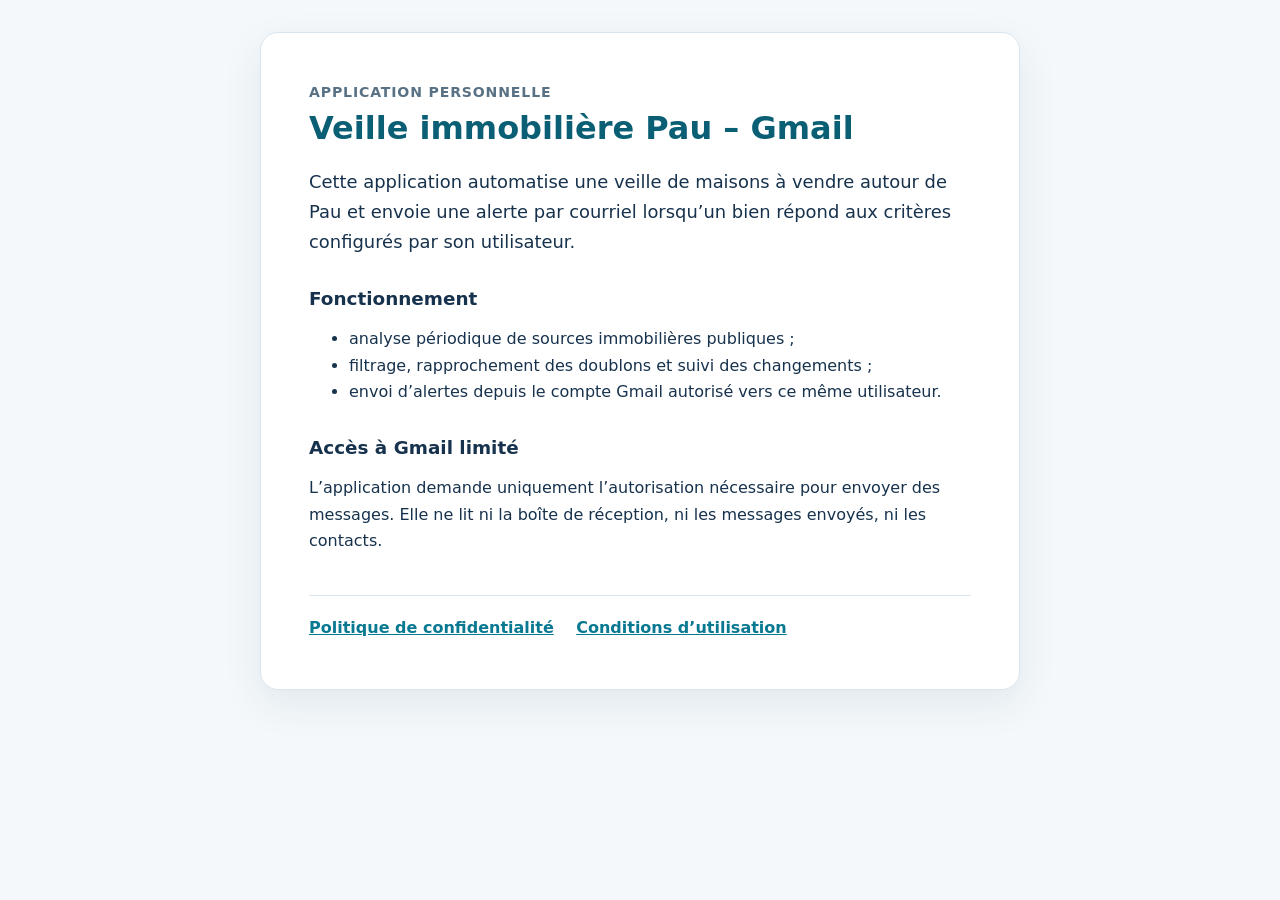
<file: index.html>
<!doctype html>
<html lang="fr">
<head>
  <meta charset="utf-8">
  <meta name="viewport" content="width=device-width, initial-scale=1">
  <meta name="description" content="Présentation de Veille immobilière Pau – Gmail, une application personnelle d’alertes immobilières.">
  <title>Veille immobilière Pau – Gmail</title>
  <link rel="stylesheet" href="style.css">
</head>
<body>
  <main>
    <p class="eyebrow">Application personnelle</p>
    <h1>Veille immobilière Pau – Gmail</h1>
    <p class="lead">
      Cette application automatise une veille de maisons à vendre autour de Pau et envoie
      une alerte par courriel lorsqu’un bien répond aux critères configurés par son utilisateur.
    </p>

    <section>
      <h2>Fonctionnement</h2>
      <ul>
        <li>analyse périodique de sources immobilières publiques&nbsp;;</li>
        <li>filtrage, rapprochement des doublons et suivi des changements&nbsp;;</li>
        <li>envoi d’alertes depuis le compte Gmail autorisé vers ce même utilisateur.</li>
      </ul>
    </section>

    <section>
      <h2>Accès à Gmail limité</h2>
      <p>
        L’application demande uniquement l’autorisation nécessaire pour envoyer des messages.
        Elle ne lit ni la boîte de réception, ni les messages envoyés, ni les contacts.
      </p>
    </section>

    <nav aria-label="Informations légales">
      <a href="confidentialite.html">Politique de confidentialité</a>
      <a href="conditions.html">Conditions d’utilisation</a>
    </nav>
  </main>
</body>
</html>
</file>
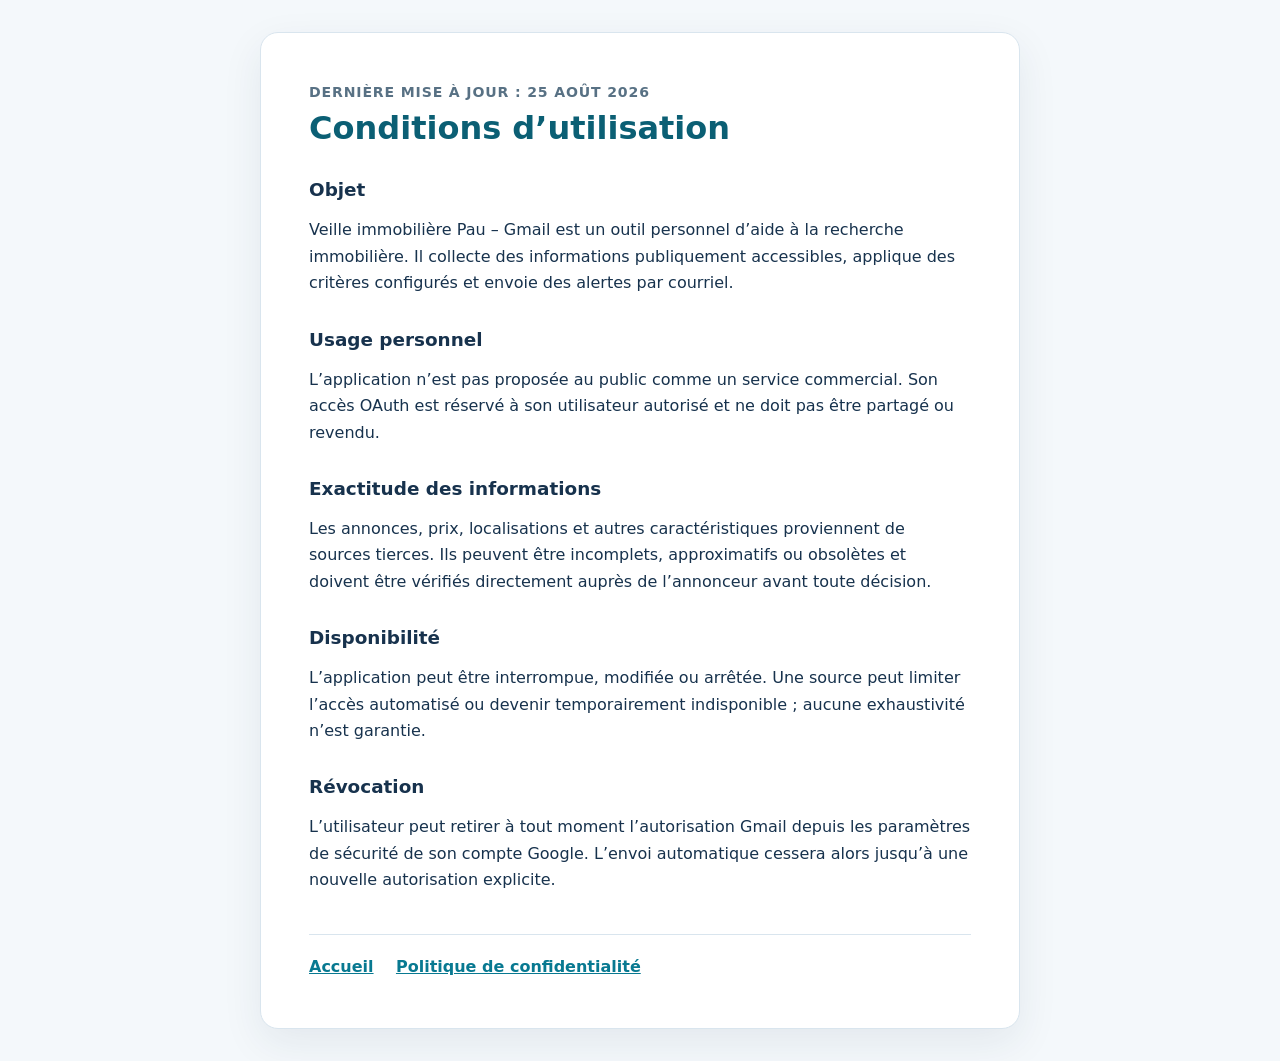
<file: conditions.html>
<!doctype html>
<html lang="fr">
<head>
  <meta charset="utf-8">
  <meta name="viewport" content="width=device-width, initial-scale=1">
  <meta name="description" content="Conditions d’utilisation de Veille immobilière Pau – Gmail.">
  <title>Conditions d’utilisation — Veille immobilière Pau</title>
  <link rel="stylesheet" href="style.css">
</head>
<body>
  <main>
    <p class="eyebrow">Dernière mise à jour&nbsp;: 25 août 2026</p>
    <h1>Conditions d’utilisation</h1>

    <section>
      <h2>Objet</h2>
      <p>
        Veille immobilière Pau – Gmail est un outil personnel d’aide à la recherche immobilière.
        Il collecte des informations publiquement accessibles, applique des critères configurés et
        envoie des alertes par courriel.
      </p>
    </section>

    <section>
      <h2>Usage personnel</h2>
      <p>
        L’application n’est pas proposée au public comme un service commercial. Son accès OAuth est
        réservé à son utilisateur autorisé et ne doit pas être partagé ou revendu.
      </p>
    </section>

    <section>
      <h2>Exactitude des informations</h2>
      <p>
        Les annonces, prix, localisations et autres caractéristiques proviennent de sources tierces.
        Ils peuvent être incomplets, approximatifs ou obsolètes et doivent être vérifiés directement
        auprès de l’annonceur avant toute décision.
      </p>
    </section>

    <section>
      <h2>Disponibilité</h2>
      <p>
        L’application peut être interrompue, modifiée ou arrêtée. Une source peut limiter l’accès
        automatisé ou devenir temporairement indisponible ; aucune exhaustivité n’est garantie.
      </p>
    </section>

    <section>
      <h2>Révocation</h2>
      <p>
        L’utilisateur peut retirer à tout moment l’autorisation Gmail depuis les paramètres de
        sécurité de son compte Google. L’envoi automatique cessera alors jusqu’à une nouvelle
        autorisation explicite.
      </p>
    </section>

    <nav aria-label="Navigation">
      <a href="index.html">Accueil</a>
      <a href="confidentialite.html">Politique de confidentialité</a>
    </nav>
  </main>
</body>
</html>
</file>
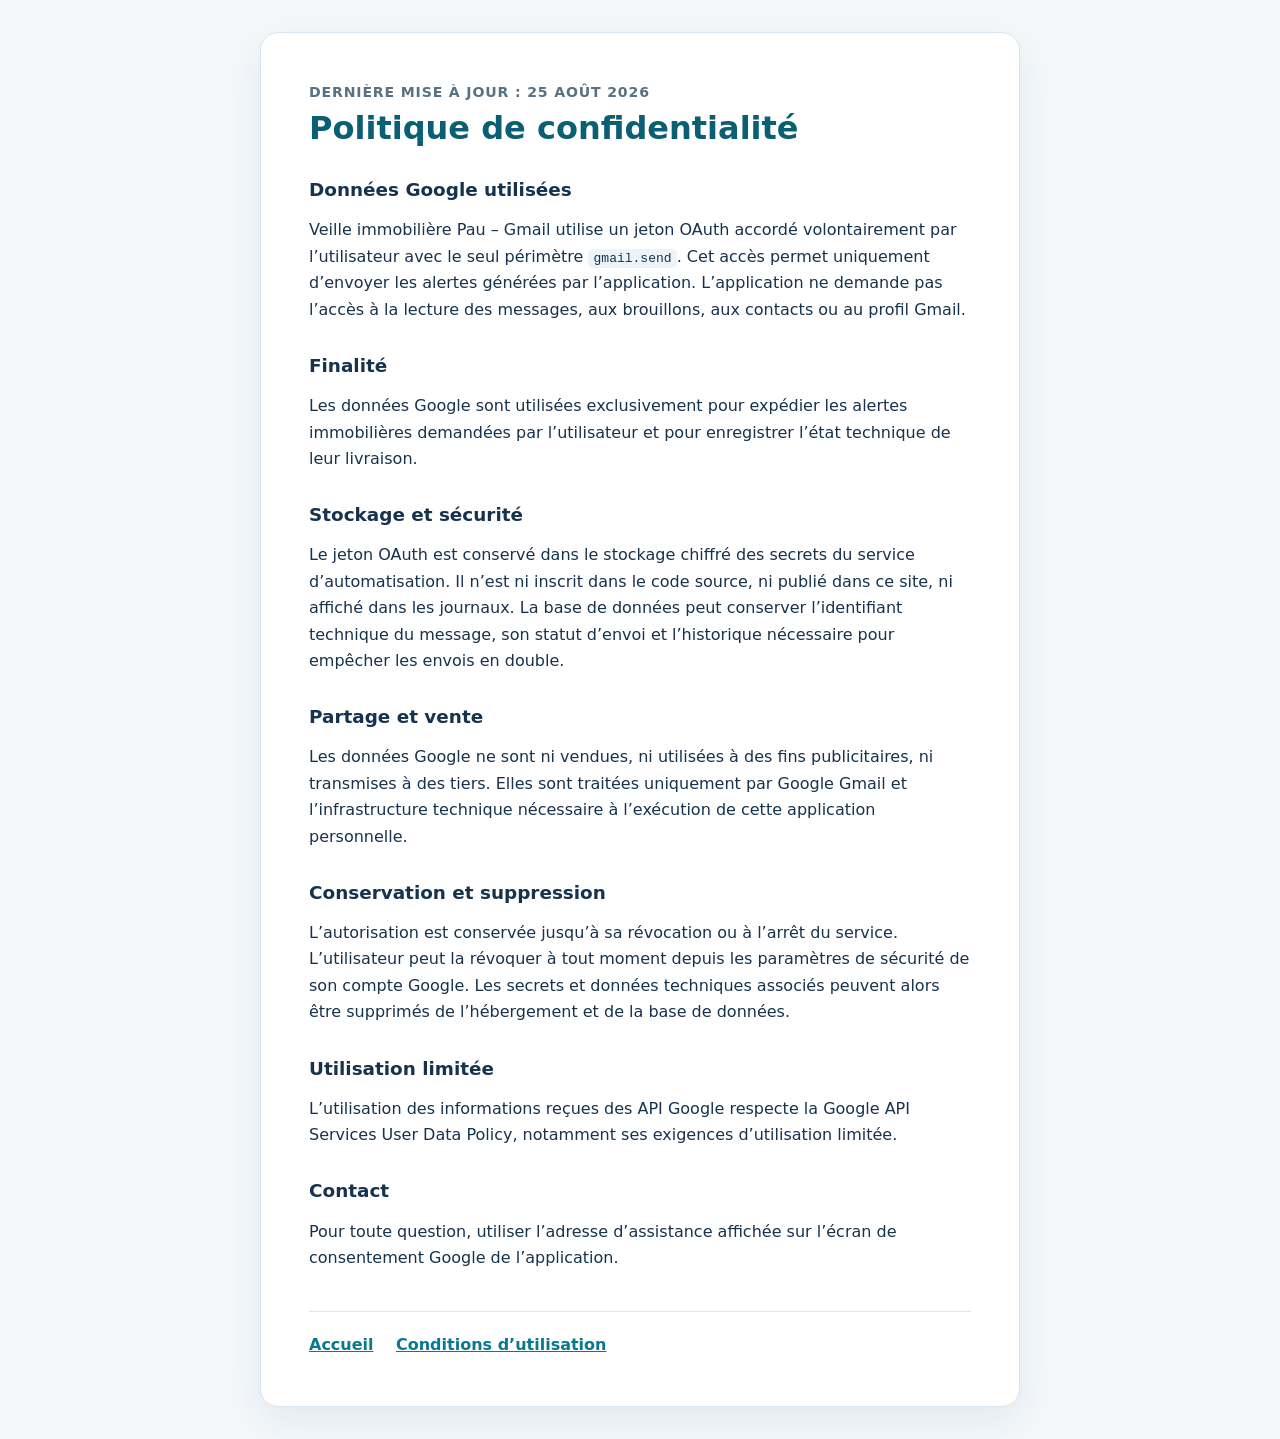
<file: confidentialite.html>
<!doctype html>
<html lang="fr">
<head>
  <meta charset="utf-8">
  <meta name="viewport" content="width=device-width, initial-scale=1">
  <meta name="description" content="Politique de confidentialité de Veille immobilière Pau – Gmail.">
  <title>Politique de confidentialité — Veille immobilière Pau</title>
  <link rel="stylesheet" href="style.css">
</head>
<body>
  <main>
    <p class="eyebrow">Dernière mise à jour&nbsp;: 25 août 2026</p>
    <h1>Politique de confidentialité</h1>

    <section>
      <h2>Données Google utilisées</h2>
      <p>
        Veille immobilière Pau – Gmail utilise un jeton OAuth accordé volontairement par
        l’utilisateur avec le seul périmètre <code>gmail.send</code>. Cet accès permet uniquement
        d’envoyer les alertes générées par l’application. L’application ne demande pas l’accès à la
        lecture des messages, aux brouillons, aux contacts ou au profil Gmail.
      </p>
    </section>

    <section>
      <h2>Finalité</h2>
      <p>
        Les données Google sont utilisées exclusivement pour expédier les alertes immobilières
        demandées par l’utilisateur et pour enregistrer l’état technique de leur livraison.
      </p>
    </section>

    <section>
      <h2>Stockage et sécurité</h2>
      <p>
        Le jeton OAuth est conservé dans le stockage chiffré des secrets du service d’automatisation.
        Il n’est ni inscrit dans le code source, ni publié dans ce site, ni affiché dans les journaux.
        La base de données peut conserver l’identifiant technique du message, son statut d’envoi et
        l’historique nécessaire pour empêcher les envois en double.
      </p>
    </section>

    <section>
      <h2>Partage et vente</h2>
      <p>
        Les données Google ne sont ni vendues, ni utilisées à des fins publicitaires, ni transmises
        à des tiers. Elles sont traitées uniquement par Google Gmail et l’infrastructure technique
        nécessaire à l’exécution de cette application personnelle.
      </p>
    </section>

    <section>
      <h2>Conservation et suppression</h2>
      <p>
        L’autorisation est conservée jusqu’à sa révocation ou à l’arrêt du service. L’utilisateur peut
        la révoquer à tout moment depuis les paramètres de sécurité de son compte Google. Les secrets
        et données techniques associés peuvent alors être supprimés de l’hébergement et de la base de
        données.
      </p>
    </section>

    <section>
      <h2>Utilisation limitée</h2>
      <p>
        L’utilisation des informations reçues des API Google respecte la
        Google API Services User Data Policy, notamment ses exigences d’utilisation limitée.
      </p>
    </section>

    <section>
      <h2>Contact</h2>
      <p>
        Pour toute question, utiliser l’adresse d’assistance affichée sur l’écran de consentement
        Google de l’application.
      </p>
    </section>

    <nav aria-label="Navigation">
      <a href="index.html">Accueil</a>
      <a href="conditions.html">Conditions d’utilisation</a>
    </nav>
  </main>
</body>
</html>
</file>
<file: style.css>
:root {
  color-scheme: light;
  font-family: Inter, ui-sans-serif, system-ui, -apple-system, BlinkMacSystemFont, "Segoe UI", sans-serif;
  color: #17324d;
  background: #f4f8fb;
}

* {
  box-sizing: border-box;
}

body {
  margin: 0;
  padding: 2rem 1rem;
  line-height: 1.65;
}

main {
  width: min(760px, 100%);
  margin: 0 auto;
  padding: clamp(1.5rem, 4vw, 3rem);
  background: #fff;
  border: 1px solid #d9e5ee;
  border-radius: 18px;
  box-shadow: 0 14px 40px rgb(23 50 77 / 8%);
}

h1,
h2 {
  line-height: 1.2;
}

h1 {
  margin: 0.3rem 0 1.25rem;
  color: #0b5f74;
}

h2 {
  margin-top: 2rem;
  font-size: 1.15rem;
}

.eyebrow {
  margin: 0;
  color: #587184;
  font-size: 0.88rem;
  font-weight: 700;
  letter-spacing: 0.06em;
  text-transform: uppercase;
}

.lead {
  font-size: 1.12rem;
}

code {
  padding: 0.12rem 0.32rem;
  border-radius: 5px;
  background: #edf4f7;
}

nav {
  display: flex;
  flex-wrap: wrap;
  gap: 0.8rem 1.4rem;
  margin-top: 2.5rem;
  padding-top: 1.2rem;
  border-top: 1px solid #d9e5ee;
}

a {
  color: #087991;
  font-weight: 650;
}

a:focus-visible {
  outline: 3px solid #ffbe5c;
  outline-offset: 3px;
}
</file>
